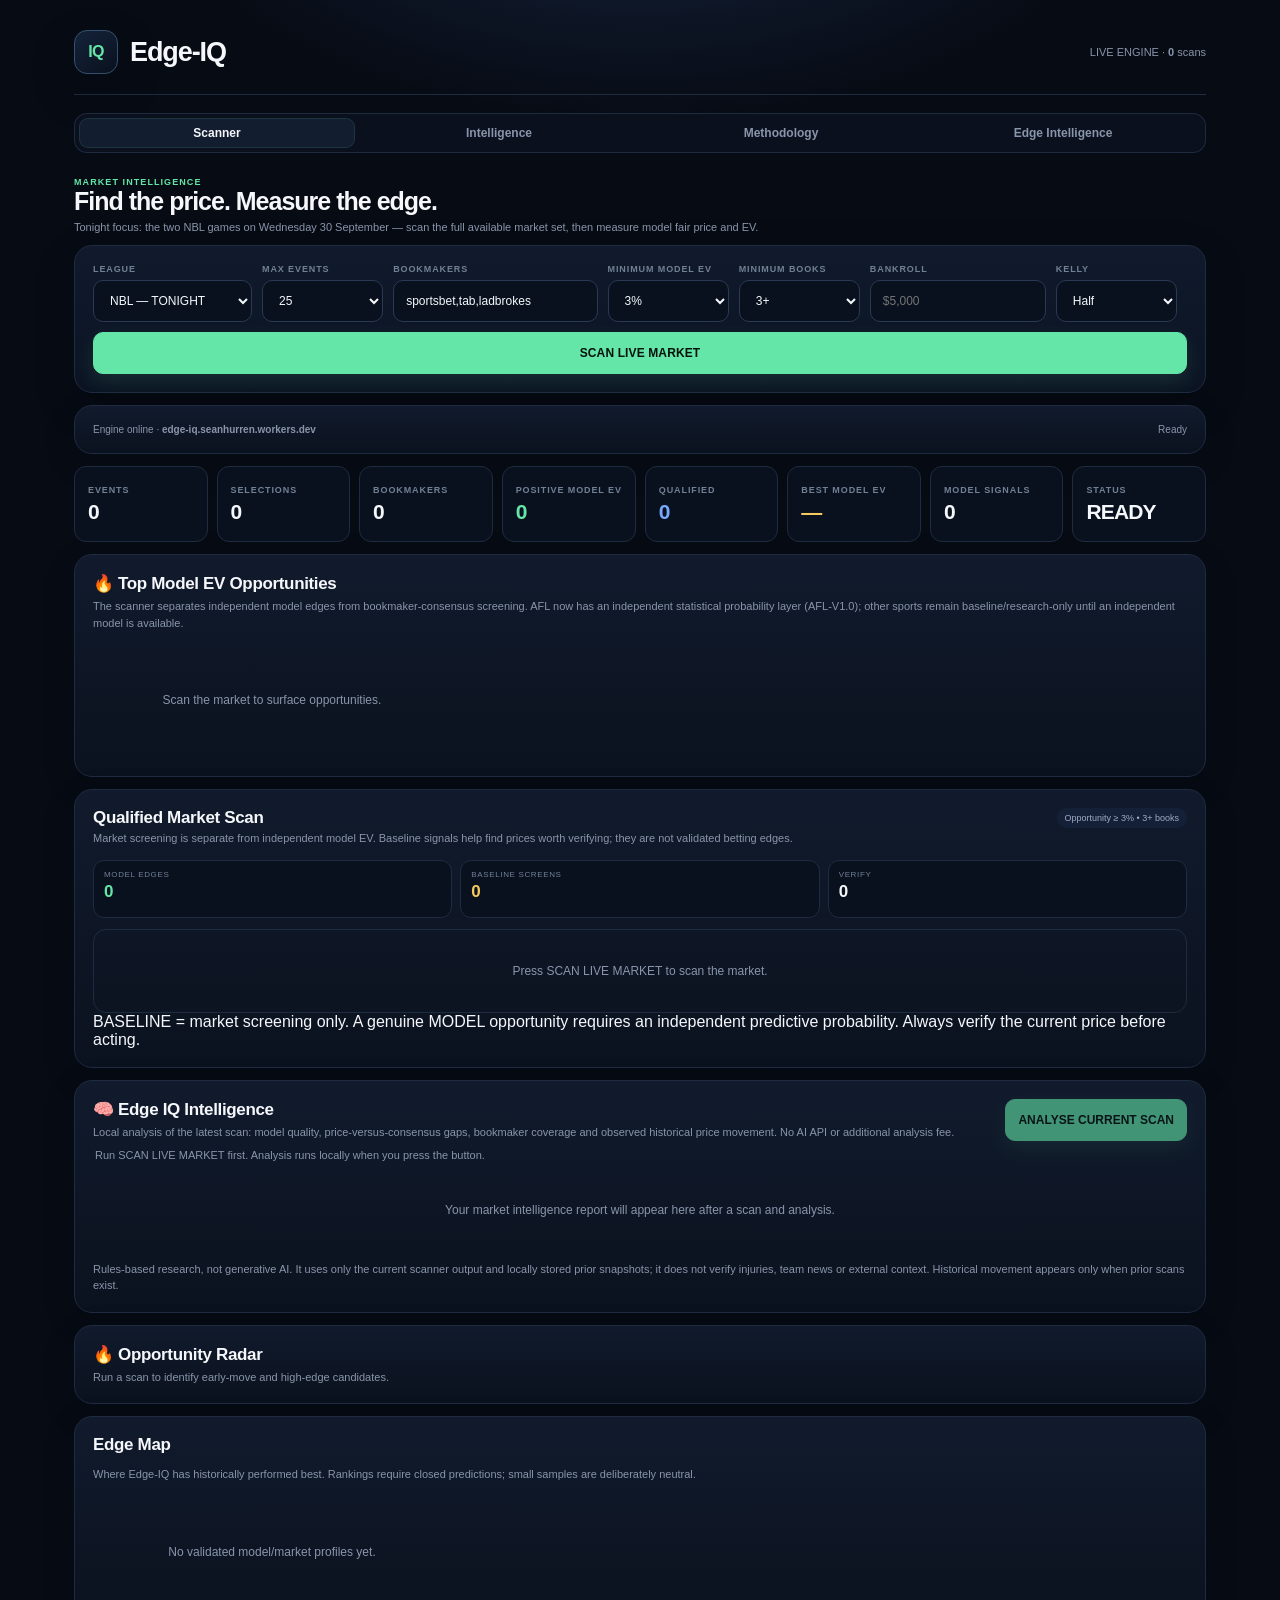
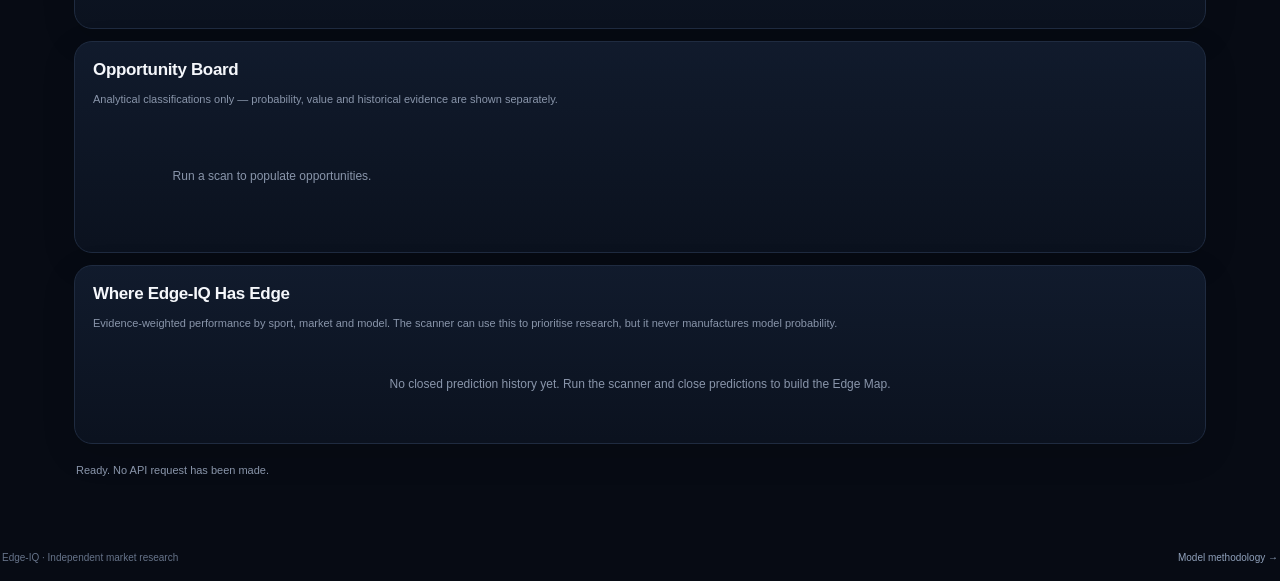
<file: index.html>
<!doctype html>
<html lang="en"><head><meta charset="utf-8"><meta name="viewport" content="width=device-width,initial-scale=1"><title>Edge-IQ — EV Opportunity Scanner</title><style>
:root{--bg:#080d18;--panel:#10182a;--line:#25334d;--text:#eef3ff;--muted:#8d9ab3;--good:#67e8a5;--bad:#ff7180;--gold:#ffd166;--blue:#72a9ff}*{box-sizing:border-box}body{font-family:-apple-system,BlinkMacSystemFont,"Segoe UI",sans-serif;background:var(--bg);color:var(--text);margin:0}.wrap{max-width:1600px;margin:auto;padding:22px}.top{display:flex;justify-content:space-between;gap:15px;align-items:flex-end}.brand h1{font-size:32px;margin:0}.brand p{color:var(--muted);margin:5px 0 0}.panel{background:var(--panel);border:1px solid var(--line);border-radius:16px;padding:16px;margin:14px 0}.controls{display:grid;grid-template-columns:1fr 1fr 1.4fr 1fr 1fr 1fr 1fr auto;gap:10px}.control{display:flex;flex-direction:column;gap:6px}label{font-size:10px;color:var(--muted);text-transform:uppercase;letter-spacing:.08em}input,select,button{padding:11px;border-radius:10px;border:1px solid var(--line);background:#0b1322;color:var(--text);font:inherit}button{background:var(--good);color:#06130c;font-weight:850;cursor:pointer}.load{min-width:170px}.metrics{display:grid;grid-template-columns:repeat(8,1fr);gap:10px}.metric{background:#0b1322;border:1px solid var(--line);border-radius:12px;padding:13px}.metric b{display:block;font-size:22px;margin-top:4px}.good{color:var(--good)}.gold{color:var(--gold)}.bad{color:var(--bad)}.blue{color:var(--blue)}.status{color:var(--muted)}.error{color:var(--bad)}.topgrid{display:grid;grid-template-columns:repeat(3,1fr);gap:10px}.opp{background:#0b1322;border:1px solid var(--line);border-radius:14px;padding:14px}.opp.rank1{border-color:var(--gold);box-shadow:0 0 0 1px rgba(255,209,102,.1)}.opp h3{margin:0 0 5px;font-size:16px}.opp .sel{font-size:18px;font-weight:800}.signal{font-size:10px;font-weight:900;letter-spacing:.06em}.numbers{display:grid;grid-template-columns:repeat(4,1fr);gap:8px;margin-top:10px}.num{border-top:1px solid var(--line);padding-top:7px}.num small{display:block;color:var(--muted);font-size:10px}.num strong{font-size:16px}.table{overflow:auto}table{width:100%;border-collapse:collapse;min-width:2050px}th,td{padding:9px;border-bottom:1px solid var(--line);text-align:left;white-space:nowrap}th{color:var(--muted);font-size:10px;text-transform:uppercase}.best{font-weight:800}.positive{color:var(--good);font-weight:850}.negative{color:var(--bad);font-weight:700}.tiny{font-size:11px;color:var(--muted)}.pill{display:inline-block;padding:4px 7px;border-radius:999px;background:#172238;font-size:10px;color:var(--muted)}.empty{text-align:center;padding:38px;color:var(--muted)}.footerline{display:flex;justify-content:space-between;gap:10px;color:var(--muted);font-size:11px}.legend{display:flex;gap:8px;flex-wrap:wrap;margin-top:8px}.legend span{padding:5px 8px;border:1px solid var(--line);border-radius:999px;font-size:10px;color:var(--muted)}.modelbox{background:#0b1322;border:1px solid var(--line);border-radius:12px;padding:10px;margin-top:10px}.modelbox b{font-size:14px}@media(max-width:1350px){.controls{grid-template-columns:1fr 1fr 1.4fr 1fr 1fr 1fr}.load{grid-column:1/-1}.metrics{grid-template-columns:repeat(4,1fr)}}@media(max-width:1000px){.controls{grid-template-columns:1fr 1fr}.load{grid-column:1/-1}.metrics{grid-template-columns:repeat(3,1fr)}.topgrid{grid-template-columns:1fr}}@media(max-width:600px){.wrap{padding:12px}.metrics{grid-template-columns:repeat(2,1fr)}.top{display:block}}
</style><style>
:root{--bg:#070b14;--surface:#0d1422;--surface2:#111b2d;--line:#1f2b40;--line2:#2a3954;--text:#f5f7fb;--muted:#8995aa;--accent:#63e6a7;--gold:#f4c95d;--blue:#79a9ff;--danger:#ff7180;--shadow:0 18px 45px rgba(0,0,0,.22)}
*{box-sizing:border-box}html{background:var(--bg)}body{margin:0;background:radial-gradient(900px 500px at 50% -180px,#16233b 0,transparent 65%),var(--bg);color:var(--text);font-family:-apple-system,BlinkMacSystemFont,"SF Pro Display","Segoe UI",sans-serif;-webkit-font-smoothing:antialiased}
.wrap{max-width:1180px;margin:auto;padding:22px 24px 50px}.top{align-items:center;padding:8px 0 20px;border-bottom:1px solid var(--line)}.brand{display:flex;align-items:center;gap:12px}.brand:before{content:"IQ";display:grid;place-items:center;width:42px;height:42px;border:1px solid #34506f;border-radius:13px;background:linear-gradient(145deg,#14233a,#0a111e);font-weight:900;letter-spacing:-.05em;color:var(--accent);box-shadow:var(--shadow)}.brand h1{font-size:27px;letter-spacing:-.04em}.brand p{display:none}.tiny{color:var(--muted);font-size:11px;line-height:1.5}.top>.tiny{font-size:11px}
.nav{display:flex;gap:6px;margin:18px 0 6px}.nav a{color:var(--muted);text-decoration:none;padding:8px 12px;border-radius:9px;font-size:12px;font-weight:700}.nav a.active,.nav a:hover{color:var(--text);background:#121d30}
.panel{background:linear-gradient(180deg,rgba(17,27,45,.98),rgba(11,18,31,.98));border:1px solid var(--line);border-radius:18px;padding:18px;margin:12px 0;box-shadow:0 10px 35px rgba(0,0,0,.12)}.controls{display:grid;grid-template-columns:1.05fr .8fr 1.35fr .8fr .8fr .9fr .8fr auto;gap:10px;align-items:end}.control{display:flex;flex-direction:column;gap:6px}label{font-size:9px;color:#728096;text-transform:uppercase;letter-spacing:.1em;font-weight:800}input,select,button{height:42px;padding:0 12px;border-radius:10px;border:1px solid var(--line2);background:#09111e;color:var(--text);font:inherit;font-size:12px;outline:none}input:focus,select:focus{border-color:#55759f}button{background:var(--accent);border-color:var(--accent);color:#06120c;font-weight:900;cursor:pointer;box-shadow:0 8px 20px rgba(99,230,167,.12)}button:disabled{opacity:.6}.load{min-width:158px}
.metrics{display:grid;grid-template-columns:repeat(8,1fr);gap:9px}.metric{background:#09111e;border:1px solid var(--line);border-radius:12px;padding:12px 13px}.metric b{display:block;font-size:21px;letter-spacing:-.04em;margin-top:5px}.good{color:var(--accent)!important}.gold{color:var(--gold)!important}.bad{color:var(--danger)!important}.blue{color:var(--blue)!important}.status{color:var(--muted);font-size:11px;padding:8px 2px}.error{color:var(--danger)}
.panel h2{font-size:17px;letter-spacing:-.02em}.topgrid{display:grid;grid-template-columns:repeat(3,1fr);gap:10px}.opp{background:#09111e;border:1px solid var(--line);border-radius:15px;padding:15px}.opp.rank1{border-color:#b8943e;box-shadow:0 0 0 1px rgba(244,201,93,.08),0 10px 25px rgba(0,0,0,.16)}.opp h3{margin:0 0 6px;font-size:13px}.opp .sel{font-size:19px;font-weight:850;letter-spacing:-.025em}.signal{font-size:9px;font-weight:900;letter-spacing:.08em}.numbers{display:grid;grid-template-columns:repeat(4,1fr);gap:7px;margin-top:12px}.num{border-top:1px solid var(--line);padding-top:8px}.num small{display:block;color:var(--muted);font-size:9px}.num strong{font-size:15px}.modelbox{background:#0b1423;border:1px solid var(--line);border-radius:11px;padding:10px;margin-top:11px;font-size:10px;line-height:1.6}.table{overflow:auto;border:1px solid var(--line);border-radius:13px}table{width:100%;border-collapse:collapse;min-width:1500px}th,td{padding:10px;border-bottom:1px solid var(--line);text-align:left;white-space:nowrap}th{color:#728096;font-size:9px;text-transform:uppercase;letter-spacing:.08em}td{font-size:11px}.best{font-weight:800}.positive{color:var(--accent);font-weight:850}.negative{color:var(--danger);font-weight:700}.pill{display:inline-block;padding:5px 8px;border-radius:999px;background:#142037;font-size:9px;color:#9eabc0}.empty{text-align:center;padding:34px;color:var(--muted);font-size:12px}.footerline{display:flex;justify-content:space-between;gap:10px;color:var(--muted);font-size:10px}.legend{display:none}
.hero{display:flex;justify-content:space-between;align-items:flex-end;gap:20px;margin:24px 0 12px}.hero h2{font-size:25px;margin:0;letter-spacing:-.04em}.hero p{margin:5px 0 0;color:var(--muted);font-size:11px}.hero .eyebrow{color:var(--accent);font-size:9px;font-weight:900;letter-spacing:.12em;text-transform:uppercase}
#radarList{display:grid;grid-template-columns:repeat(3,1fr);gap:8px}#radarList>div{background:#09111e;border:1px solid var(--line);border-radius:11px;padding:10px}
footer{display:flex;justify-content:space-between;color:#667389;font-size:10px;padding:18px 2px}
@media(max-width:1050px){.controls{grid-template-columns:repeat(4,1fr)}.load{grid-column:auto}.metrics{grid-template-columns:repeat(4,1fr)}}
@media(max-width:700px){.wrap{padding:12px 12px 35px}.top{padding-bottom:13px}.brand h1{font-size:24px}.nav{margin:12px 0}.controls{grid-template-columns:1fr 1fr}.load{grid-column:1/-1}.metrics{grid-template-columns:repeat(2,1fr)}.topgrid,#radarList{grid-template-columns:1fr}.hero{display:block}.hero .tiny{margin-top:8px}.panel{padding:13px;border-radius:15px}.panel h2{font-size:15px}}
</style><script src="models/nrl-tennis-v1.js"></script><script src="models/afl-v1.js"></script><script src="prediction-lab.js"></script><script src="research-leaderboard.js"></script><script src="opportunity-intelligence.js"></script>
<script src="adaptive-model.js"></script><script src="market-movement.js"></script><script src="opportunity-radar.js"></script><script type="module" src="backtest-engine.js"></script><script src="strategy-discovery.js"></script><script src="data-collector.js"></script><style>
.edge-matrix-summary{display:grid;grid-template-columns:repeat(4,1fr);gap:8px;margin:12px 0}.edge-matrix-summary>div{border:1px solid #263451;border-radius:12px;padding:10px;background:#0b1222}.edge-matrix-summary small{display:block;font-size:9px;letter-spacing:.08em;color:#8793ad}.edge-matrix-summary strong{display:block;font-size:20px;margin-top:4px}.edge-matrix-table{overflow:auto;border:1px solid #263451;border-radius:12px}.edge-matrix-table table{width:100%;min-width:760px;border-collapse:collapse}.edge-matrix-table th,.edge-matrix-table td{padding:9px 10px;text-align:left;border-bottom:1px solid #1d2940;font-size:11px}.edge-matrix-table th{color:#8793ad;font-weight:600}.edge-matrix-table td{color:#dce4f4}.edge-matrix-table tr:last-child td{border-bottom:0}
@media(max-width:600px){.edge-matrix-summary{grid-template-columns:repeat(2,1fr)}}
</style><style>
@media(max-width:700px){
 .hero h2{font-size:24px}.hero p{font-size:10px}.metrics{gap:7px}.metric{padding:10px 11px}.metric b{font-size:19px}
 .panel{margin:9px 0;padding:13px;border-radius:15px}#engineStatus{padding:11px 13px}
 #engineStatus .footerline{font-size:9px}#engineStatus .footerline span:last-child{display:none}
 .topgrid .opp{padding:13px}.qualified-mobile{display:block!important}.qualified-desktop{display:none!important}
 .market-row{display:grid;grid-template-columns:1fr auto;gap:8px;padding:12px 2px;border-bottom:1px solid var(--line)}
 .market-main{min-width:0}.market-event{font-size:11px;font-weight:800;white-space:nowrap;overflow:hidden;text-overflow:ellipsis}
 .market-sub{font-size:9px;color:var(--muted);margin-top:3px}.market-side{text-align:right}.market-odds{font-size:15px;font-weight:900}
 .market-tag{font-size:8px;font-weight:900;letter-spacing:.08em}.screen-note{margin-top:9px;padding:9px 10px;border-radius:10px;background:#0a1220;border:1px solid var(--line);font-size:9px;color:var(--muted);line-height:1.5}
}
.qualified-mobile{display:none}.qualified-summary{display:grid;grid-template-columns:repeat(3,1fr);gap:8px;margin:11px 0}
.qstat{background:#09111e;border:1px solid var(--line);border-radius:11px;padding:9px 10px}.qstat small{display:block;color:#728096;font-size:8px;text-transform:uppercase;letter-spacing:.08em}.qstat b{display:block;font-size:17px;margin-top:3px}
</style><style>
/* Edge-IQ polish pass — mobile-first product UI */
html,body{overflow-x:hidden}
body{background:radial-gradient(800px 420px at 50% -140px,#172640 0,transparent 62%),var(--bg)}
.nav{position:relative;padding:4px;background:rgba(13,20,34,.72);border:1px solid rgba(42,57,84,.65);border-radius:13px;backdrop-filter:blur(14px)}
.nav a{flex:1;text-align:center}
.nav a.active{box-shadow:inset 0 0 0 1px rgba(99,230,167,.12)}
.panel{transition:border-color .18s ease,transform .18s ease}
.controls{background:linear-gradient(180deg,#101a2c,#0c1423)}
.controls .load{letter-spacing:.01em}
.metric{min-height:76px;display:flex;flex-direction:column;justify-content:center}
.metric label{white-space:nowrap;overflow:hidden;text-overflow:ellipsis}
.topgrid .empty{min-height:116px;display:grid;place-items:center}
#topOpp .opp{box-shadow:inset 0 1px 0 rgba(255,255,255,.025)}
.qualified-summary{margin-top:13px}
.qstat{min-height:58px}
.screen-note{border-color:#263451}
@media(max-width:700px){
  .wrap{width:100%;max-width:560px;margin:0 auto;padding:10px 10px 28px}
  .top{padding:5px 2px 10px}
  .brand{gap:10px}
  .brand:before{width:38px;height:38px;border-radius:11px;font-size:13px}
  .brand h1{font-size:21px}
  .top>.tiny{font-size:9px}
  .nav{margin:9px 0 12px;gap:2px;padding:3px;border-radius:12px}
  .nav a{font-size:11px;padding:8px 6px}
  .hero{margin:17px 1px 10px}
  .hero h2{font-size:22px;line-height:1.05}
  .hero p{font-size:10px}
  .controls{padding:11px;margin-top:8px}
  .controls .control{gap:5px}
  input,select{height:40px;font-size:11px}
  .load{height:42px!important;font-size:11px}
  .engineStatus{margin-top:8px}
  .metrics{gap:6px}
  .metric{min-height:72px;padding:9px 10px;border-radius:11px}
  .metric b{font-size:19px}
  .panel{padding:12px;margin:8px 0;border-radius:14px}
  .panel h2{font-size:15px}
  #topOpp .empty{min-height:96px;padding:20px}
  .qualified-summary{gap:6px}
  .qstat{min-height:54px;padding:8px}
  .qstat b{font-size:16px}
  #mobileMarkets{margin-top:4px}
  .market-row{padding:11px 1px}
  .screen-note{font-size:8.5px}
  footer{padding:12px 10px 18px;font-size:9px}
}
@media(min-width:701px){
  .controls{box-shadow:0 14px 40px rgba(0,0,0,.18)}
}
</style><style>
.edge-intel-grid{display:grid;grid-template-columns:repeat(4,1fr);gap:8px;margin:12px 0}.edge-intel-stat{background:#09111e;border:1px solid var(--line);border-radius:11px;padding:10px}.edge-intel-stat small{display:block;color:var(--muted);font-size:9px;text-transform:uppercase;letter-spacing:.08em}.edge-intel-stat strong{display:block;font-size:19px;margin-top:4px}.edge-intel-list{display:grid;gap:8px;margin-top:10px}.edge-intel-item{background:#09111e;border:1px solid var(--line);border-radius:12px;padding:12px}.edge-intel-item h3{font-size:12px;margin:0 0 5px}.edge-intel-item p{font-size:10px;line-height:1.55;color:var(--muted);margin:5px 0}.edge-intel-tag{display:inline-block;border-radius:99px;background:#142037;padding:4px 7px;font-size:9px;margin-right:5px}.edge-intel-good{color:var(--accent)}.edge-intel-warn{color:var(--gold)}.edge-intel-bad{color:var(--danger)}@media(max-width:700px){.edge-intel-grid{grid-template-columns:repeat(2,1fr)}}
</style></head><body><div class="wrap">
<div class="top"><div class="brand"><h1>Edge-IQ</h1></div><div class="tiny">LIVE ENGINE · <b id="loadCount">0</b> scans</div></div>
<nav class="nav"><a class="active" href="index.html">Scanner</a><a href="intelligence.html">Intelligence</a><a href="methodology.html">Methodology</a><a href="#edgeIntelligencePanel">Edge Intelligence</a></nav>
<div class="hero"><div><div class="eyebrow">Market intelligence</div><h2>Find the price. Measure the edge.</h2><p>Tonight focus: the two NBL games on Wednesday 30 September — scan the full available market set, then measure model fair price and EV.</p></div></div>
<section class="panel controls"><div class="control"><label>League</label><select id="league"><option value="ALL">🔥 ALL MARKETS</option><option>AFL</option><option>NRL</option><option>NBA</option><option value="NBL" selected>NBL — TONIGHT</option><option>MLB</option><option value="TENNIS">Tennis</option><option>EPL">EPL</option></select></div><div class="control"><label>Max events</label><select id="maxEvents"><option>10</option><option selected>25</option><option>50</option><option>100</option></select></div><div class="control"><label>Bookmakers</label><input id="bookmakers" value="sportsbet,tab,ladbrokes" placeholder="sportsbet,tab,ladbrokes"></div><div class="control"><label>Minimum model EV</label><select id="minEv"><option value="0">0%</option><option value="0.03" selected>3%</option><option value="0.05">5%</option><option value="0.08">8%</option><option value="0.10">10%</option></select></div><div class="control"><label>Minimum books</label><select id="minBooks"><option value="1">1+</option><option value="2">2+</option><option value="3" selected>3+</option><option value="4">4+</option><option value="5">5+</option></select></div><div class="control"><label>Bankroll</label><input id="bankroll" type="number" min="0" step="50" placeholder="$5,000"></div><div class="control"><label>Kelly</label><select id="kellyFraction"><option value="0.25">Quarter</option><option value="0.5" selected>Half</option><option value="1">Full</option></select></div><button class="load" id="loadBtn" type="button" onclick="window.edgeIqLoad && window.edgeIqLoad()">SCAN LIVE MARKET</button></section>
<section class="panel" id="engineStatus"><div class="footerline"><span>Engine online · <b>edge-iq.seanhurren.workers.dev</b></span><span id="freshness">Ready</span></div><div class="legend"><span>MODEL EV = independent probability × best odds − 1</span><span>MODEL = independent or externally supplied predictive probability</span><span>BASELINE = screening only • no independent EV claim</span><span>ELITE ≥ 10% • STRONG ≥ 5% • WATCH ≥ 3%</span></div></section>
<section class="metrics"><div class="metric"><label>Events</label><b id="mEvents">0</b></div><div class="metric"><label>Selections</label><b id="mRows">0</b></div><div class="metric"><label>Bookmakers</label><b id="mBooks">0</b></div><div class="metric"><label>Positive model EV</label><b class="good" id="mPositive">0</b></div><div class="metric"><label>Qualified</label><b class="blue" id="mQualified">0</b></div><div class="metric"><label>Best model EV</label><b class="gold" id="mBest">—</b></div><div class="metric"><label>Model signals</label><b id="mModel">0</b></div><div class="metric"><label>Status</label><b id="mStatus">READY</b></div></section>
<section class="panel"><h2 style="margin:0 0 4px">🔥 Top Model EV Opportunities</h2><p class="tiny" style="margin-top:0">The scanner separates independent model edges from bookmaker-consensus screening. AFL now has an independent statistical probability layer (AFL-V1.0); other sports remain baseline/research-only until an independent model is available.</p><div class="topgrid" id="topOpp"><div class="empty">Scan the market to surface opportunities.</div></div></section>
<section class="panel"><div style="display:flex;justify-content:space-between;align-items:flex-start;gap:10px"><div><h2 style="margin:0">Qualified Market Scan</h2><span class="tiny">Market screening is separate from independent model EV. Baseline signals help find prices worth verifying; they are not validated betting edges.</span></div><span class="pill" id="filterLabel">Opportunity ≥ 3% • 3+ books</span></div><div id="qualifiedSummary" class="qualified-summary"><div class="qstat"><small>Model edges</small><b class="good" id="qModel">0</b></div><div class="qstat"><small>Baseline screens</small><b class="gold" id="qBaseline">0</b></div><div class="qstat"><small>Verify</small><b id="qVerify">0</b></div></div><div class="qualified-mobile" id="mobileMarkets"><div class="empty">Press SCAN LIVE MARKET to scan the market.</div></div><div class="qualified-desktop table" id="table"><div class="empty">Press SCAN LIVE MARKET to scan the market.</div></div><div class="screen-note">BASELINE = market screening only. A genuine MODEL opportunity requires an independent predictive probability. Always verify the current price before acting.</div></section>
<section class="panel" id="edgeIntelligencePanel"><div style="display:flex;justify-content:space-between;align-items:center;gap:12px;flex-wrap:wrap"><div><h2 style="margin:0 0 4px">🧠 Edge IQ Intelligence</h2><p class="tiny" style="margin:0">Local analysis of the latest scan: model quality, price-versus-consensus gaps, bookmaker coverage and observed historical price movement. No AI API or additional analysis fee.</p></div><button id="edgeAnalyseBtn" type="button" disabled>ANALYSE CURRENT SCAN</button></div><div id="edgeAnalysisStatus" class="status">Run SCAN LIVE MARKET first. Analysis runs locally when you press the button.</div><div id="edgeAnalysisOutput"><div class="empty">Your market intelligence report will appear here after a scan and analysis.</div></div><div class="tiny" style="margin-top:10px">Rules-based research, not generative AI. It uses only the current scanner output and locally stored prior snapshots; it does not verify injuries, team news or external context. Historical movement appears only when prior scans exist.</div></section><section class="panel"><h2 style="margin:0 0 4px">🔥 Opportunity Radar</h2><div id="radarList" class="tiny">Run a scan to identify early-move and high-edge candidates.</div></section><section class="panel"><h2 style="margin:0 0 4px">Edge Map</h2><p class="tiny">Where Edge-IQ has historically performed best. Rankings require closed predictions; small samples are deliberately neutral.</p><div id="edgeMap" class="topgrid"><div class="empty">No validated model/market profiles yet.</div></div></section><section class="panel"><h2 style="margin:0 0 4px">Opportunity Board</h2><p class="tiny">Analytical classifications only — probability, value and historical evidence are shown separately.</p><div id="decisionBoard" class="topgrid"><div class="empty">Run a scan to populate opportunities.</div></div></section><section class="panel"><h2 style="margin:0 0 4px">Where Edge-IQ Has Edge</h2><p class="tiny">Evidence-weighted performance by sport, market and model. The scanner can use this to prioritise research, but it never manufactures model probability.</p><div id="edgeMatrix"></div></section><section class="panel" style="display:none"><h2 style="margin:0 0 4px">Research Lab</h2><div class="metrics" style="margin:10px 0"><div class="metric"><label>Predictions</label><b id="labPred">0</b></div><div class="metric"><label>Closed</label><b id="labClosed">0</b></div><div class="metric"><label>Hit rate</label><b id="labHit">—</b></div><div class="metric"><label>Avg CLV</label><b id="labClv">—</b></div><div class="metric"><label>ROI</label><b id="labRoi">—</b></div><div class="metric"><label>Model status</label><b id="labStatus">RESEARCH</b></div></div><div class="tiny">Promotion logic: keep researching until calibration, CLV, ROI, drawdown and sample-size gates are satisfied. This dashboard does not imply that a positive theoretical EV is a validated edge.</div><div class="tiny" style="margin-top:8px">Movement intelligence: snapshots can be compared to identify steaming/drifting prices and whether Edge-IQ is getting ahead of the market.</div><div class="tiny" style="margin-top:8px">Backtest engine: historical snapshots can test entry thresholds, forward price movement, CLV and performance by sport/market.</div><div id="strategyLab" class="tiny" style="margin-top:8px">Strategy discovery is ready once historical snapshots are available.</div><div id="collectorStats" class="tiny" style="margin-top:8px"></div><div id="labTables" style="margin-top:12px"><div class="tiny">No closed predictions yet. Capture opportunities to populate the leaderboard.</div></div></section><section class="panel" style="display:none"><details><summary>Model architecture</summary><p class="tiny">Edge-IQ accepts an external probability on each market when supplied by a future statistical model/API. Until that feed exists, it uses a conservative BASELINE probability derived from de-vig consensus and shrunk toward 50%. This prevents the app from falsely claiming that bookmaker consensus is an independent predictive model.</p></details></section>
<div id="status" class="status">Ready. No API request has been made.</div>
</div><footer><span>Edge-IQ · Independent market research</span><span><a href="methodology.html" style="color:#8fa0ba;text-decoration:none">Model methodology →</a></span></footer><script src="market-catalog.js"></script><script src="market-scanner.js"></script><script src="model-engine.js"></script><script src="ev-engine.js"></script><script>
const WORKER='https://edge-iq.seanhurren.workers.dev',CACHE='edgeIqCacheV8';let loads=0,lastScan=null,$=id=>document.getElementById(id),esc=(window.EdgeIQScanner&&window.EdgeIQScanner.esc)?window.EdgeIQScanner.esc:(s=>String(s??'').replace(/[&<>"']/g,m=>({'&':'&amp;','<':'&lt;','>':'&gt;','"':'&quot;',"'":'&#39;'}[m])));
function money(n){return n>0?'$'+Math.round(n).toLocaleString():'—'} function pct(n){return Number.isFinite(n)?(n*100).toFixed(1)+'%':'—'}
function stakeFor(o){const bankroll=Number($('bankroll').value)||0,fraction=Number($('kellyFraction').value)||.5;if(!bankroll||!(o.modelEv>0)||o.odds<=1)return null;const full=Math.max(0,o.modelEv/(o.odds-1));return bankroll*full*fraction}
function qualified(opps){const minEv=Number($('minEv').value),minBooks=Number($('minBooks').value);return opps.filter(o=>(o.opportunityScore??-Infinity)>=minEv&&o.books>=minBooks)}
function signal(o){if(o.modelSource!=='MODEL')return o.opportunityScore>0?'SCREEN':'PASS';return o.modelEv>=.10?'ELITE':o.modelEv>=.05?'STRONG':o.modelEv>=.03?'WATCH':o.modelEv>0?'MARGINAL':'PASS'}
function sigClass(s){return s==='ELITE'||s==='STRONG'?'good':s==='WATCH'||s==='SCREEN'?'gold':'bad'}
function renderTop(opps){const top=qualified(opps).filter(o=>o.modelSource==='MODEL'&&Number.isFinite(o.modelEv)&&o.modelEv>0).sort((a,b)=>(b.adaptiveModelEv??b.modelEv??-Infinity)-(a.adaptiveModelEv??a.modelEv??-Infinity)).slice(0,3);if(!top.length){$('topOpp').innerHTML='<div class="empty">No independent model opportunities meet the selected filters.</div>';return}$('topOpp').innerHTML=top.map((o,i)=>`<div class="opp ${i===0?'rank1':''}"><h3>${i===0?'🥇':i===1?'🥈':'🥉'} ${esc(o.market)} <span class="signal ${sigClass(o.signal)}">${o.signal}</span></h3><div class="sel">${esc(o.selection)}</div><div class="tiny">${esc(o.event)} • <b>${esc(o.book)}</b> • ${o.books} books</div><div class="numbers"><div class="num"><small>Best odds</small><strong>${o.odds.toFixed(2)}</strong></div><div class="num"><small>Model prob.</small><strong>${pct(o.modelProb)}</strong></div><div class="num"><small>${o.modelSource==='MODEL'?'Model fair':'Screen fair'}</small><strong>${o.modelSource==='MODEL'?(o.modelFair!=null?o.modelFair.toFixed(2):'—'):(o.screeningProb?(1/o.screeningProb).toFixed(2):'—')}</strong></div><div class="num"><small>Adaptive EV</small><strong class="${o.modelSource==='MODEL'&&(o.adaptiveModelEv??o.modelEv)>0?'good':'gold'}">${o.modelSource==='MODEL'?pct(o.adaptiveModelEv??o.modelEv):'—'}</strong></div></div><div class="modelbox"><span class="tiny">Source</span> <b>${o.modelSource}</b> • <span class="tiny">Consensus</span> ${pct(o.consensusProb)} • <span class="tiny">Model vs consensus</span> ${o.modelDelta!=null?pct(o.modelDelta):'—'} • <span class="tiny">Opportunity</span> ${pct(o.opportunityScore)}<br><span class="tiny">Win ${o.winScore!=null?o.winScore+'%':'—'} • Value ${o.valueScore!=null?o.valueScore.toFixed(0):'—'} • Adaptive ${o.adaptiveStatus||'NEUTRAL'} • Confidence ${o.confidence}% • indicative ${money(stakeFor(o))} ${$('kellyFraction').value==='0.5'?'half':''} Kelly</span></div></div>`).join('')}
function renderTable(opps){const threshold=Number($('minEv').value),minBooks=Number($('minBooks').value),filtered=qualified(opps);$('filterLabel').textContent=`Opportunity ≥ ${(threshold*100).toFixed(0)}% • ${minBooks}+ books • ${filtered.length} shown`;const models=filtered.filter(o=>o.modelSource==='MODEL'),base=filtered.filter(o=>o.modelSource==='BASELINE'),verify=filtered.filter(o=>o.signal==='VERIFY');$('qModel').textContent=models.length;$('qBaseline').textContent=base.length;$('qVerify').textContent=verify.length;if(!filtered.length){$('table').innerHTML='<div class="empty">No markets meet the current filters.</div>';$('mobileMarkets').innerHTML='<div class="empty">No markets meet the current filters.</div>';return}const rows=filtered.map((o,i)=>`<tr><td>${i+1}</td><td class="${sigClass(o.signal)}"><b>${o.signal}</b></td><td>${o.modelSource}</td><td>${esc(o.event)}</td><td>${esc(o.market)}</td><td>${esc(o.selection)}</td><td class="best">${esc(o.book)}</td><td class="best">${o.odds.toFixed(2)}</td><td>${pct(o.consensusProb)}</td><td>${o.modelSource==='MODEL'?pct(o.modelProb):'—'}</td><td>${o.modelSource==='MODEL'?(o.modelFair!=null?o.modelFair.toFixed(2):'—'):'—'}</td><td class="${o.modelSource==='MODEL'&&o.modelEv>0?'positive':''}">${o.modelSource==='MODEL'?pct(o.modelEv):'—'}</td><td class="gold">${o.modelSource==='BASELINE'?pct(o.screeningEv??o.opportunityScore):'—'}</td><td>${o.books}</td><td>${o.confidence}%</td></tr>`).join('');$('table').innerHTML='<table><thead><tr><th>Rank</th><th>Signal</th><th>Source</th><th>Event</th><th>Market</th><th>Selection</th><th>Best Book</th><th>Odds</th><th>Consensus</th><th>Model Prob</th><th>Fair Odds</th><th>Model EV</th><th>Screening Opp.</th><th>Books</th><th>Confidence</th></tr></thead><tbody>'+rows+'</tbody></table>';$('mobileMarkets').innerHTML=filtered.slice(0,12).map((o,i)=>`<div class="market-row"><div class="market-main"><div class="market-event">${i+1}. ${esc(o.event)}</div><div class="market-sub"><span class="${sigClass(o.signal)}">${o.signal}</span> · ${o.modelSource} · ${esc(o.market)} · ${esc(o.selection)}</div><div class="market-sub">${esc(o.book)} · ${o.books} books · confidence ${o.confidence}%</div></div><div class="market-side"><div class="market-odds">${o.odds.toFixed(2)}</div><div class="market-tag ${o.modelSource==='MODEL'?'good':'gold'}">${o.modelSource==='MODEL'?pct(o.modelEv)+' EV':'SCREEN'}</div></div></div>`).join('')+`<div class="tiny" style="padding:9px 2px">${filtered.length>12?'Showing 12 of '+filtered.length+'. Use the full table on a larger screen.':''}</div>`}
function renderLab(){const s=window.EdgeIQPredictionLab.summary();const ds=window.EdgeIQDataCollector.stats();$('collectorStats').textContent='Historical collector: '+ds.snapshots+' snapshots · '+ds.events+' events · '+ds.sports+' sports';$('labPred').textContent=s.predictions;$('labClosed').textContent=s.closed;$('labHit').textContent=pct(s.hitRate);$('labClv').textContent=pct(s.avgCLV);$('labRoi').textContent=pct(s.roi);const ready=s.closed>=100&&s.avgCLV>0&&s.roi>0;$('labStatus').textContent=ready?'VALIDATION REVIEW':'RESEARCH';$('labStatus').className=ready?'good':'gold';const rows=window.EdgeIQResearchLeaderboard.leaderboard();$('labTables').innerHTML=rows.length?'<table class="compact"><thead><tr><th>Sport</th><th>Closed</th><th>Hit</th><th>CLV</th><th>ROI</th><th>Status</th></tr></thead><tbody>'+rows.map(r=>{const g=window.EdgeIQResearchLeaderboard.gate(r);return '<tr><td>'+r.sport+'</td><td>'+r.closed+'</td><td>'+pct(r.hit)+'</td><td>'+pct(r.clv)+'</td><td>'+pct(r.roi)+'</td><td>'+(g.eligible?'VALIDATION REVIEW':'RESEARCH')+'</td></tr>'}).join('')+'</tbody></table>':'<div class="tiny">No closed predictions yet. Capture opportunities to populate the leaderboard.</div>'}
async function persistResearch(opps){try{const snapshots=(opps||[]).map(o=>({id:[o.eventId,o.market,o.selection,o.book,o.odds].map(v=>String(v??'')).join('|')+'|'+Date.now()+'|'+Math.random().toString(36).slice(2),eventId:o.eventId,sport:o.sport||o.league,market:o.market,selection:o.selection,ts:Date.now(),odds:o.odds,modelProb:o.modelProb,modelFair:o.modelFair??o.fair,modelEv:o.modelEv,screeningEv:o.screeningEv,opportunityScore:o.opportunityScore,books:o.books,runId:crypto.randomUUID()}));if(!snapshots.length)return;await fetch(WORKER+'/research/snapshots',{method:'POST',headers:{'Content-Type':'application/json'},body:JSON.stringify({snapshots})})}catch(_){/* research persistence must never break live scanning */}}
function render(data){const s=window.EdgeIQScanner.scan(data);lastScan={...s,opportunities:window.EdgeIQModel.apply(s.opportunities)};lastScan.opportunities=window.EdgeIQOpportunityIntelligence.rerank(lastScan.opportunities);window.__edgeIqLastScan=lastScan;window.EdgeIQDataCollector.collect(lastScan.opportunities);persistResearch(lastScan.opportunities);lastScan.opportunities.forEach(o=>o.signal=signal(o));const radar=window.EdgeIQOpportunityRadar.rank(lastScan.opportunities);$('radarList').innerHTML=radar.length?radar.slice(0,8).map(o=>'<div style="margin:6px 0"><b>'+o.radar.tag+'</b> · '+(o.sport||o.league||'')+' · '+(o.selection||o.name||'')+' · '+pct(o.modelEv??o.screeningEv)+'<br><span class="tiny">'+o.radar.reason+'</span></div>').join(''):'No radar signals on this scan.';renderLab();const qs=qualified(lastScan.opportunities),events=new Set(s.rows.map(r=>r.eventId||r.event)).size,books=new Set(s.rows.map(r=>r.book)).size,modelCount=lastScan.opportunities.filter(o=>o.modelSource==='MODEL').length;$('mEvents').textContent=events;$('mRows').textContent=s.rows.length;$('mBooks').textContent=books;$('mPositive').textContent=lastScan.opportunities.filter(o=>o.modelSource==='MODEL'&&o.modelEv>0).length;$('mQualified').textContent=qs.filter(o=>o.modelSource==='MODEL').length;const modelOpps=qs.filter(o=>o.modelSource==='MODEL'&&Number.isFinite(o.modelEv));$('mBest').textContent=modelOpps.length?pct(Math.max(...modelOpps.map(o=>o.modelEv))):'—';$('mModel').textContent=modelCount;$('mStatus').textContent='SCANNED';$('mStatus').className=qs.length?'good':'';renderTop(lastScan.opportunities);renderTable(lastScan.opportunities);window.dispatchEvent(new CustomEvent('edgeiq:scan-complete'))}
async function load(){const b=$('loadBtn');b.disabled=true;b.textContent='SCANNING…';$('status').textContent=$('league').value==='ALL'?'Scanning the full sports universe…':'Scanning live market…';try{const u=new URL(WORKER);u.searchParams.set('league',$('league').value);u.searchParams.set('limit',$('maxEvents').value);if($('bookmakers').value.trim())u.searchParams.set('bookmakers',$('bookmakers').value.trim());const r=await fetch(u,{cache:'no-store'}),d=await r.json();if(!r.ok)throw Error(d.error||d.detail||`Worker/API error ${r.status}`);loads++;$('loadCount').textContent=loads;localStorage.setItem(CACHE,JSON.stringify({loadedAt:Date.now(),data:d}));render(d);$('freshness').textContent=`Snapshot: ${new Date().toLocaleString()}`;$('status').innerHTML=`<span class="good">Market scan complete.</span> Opportunities ranked across the selected universe.`;}catch(e){$('status').innerHTML=`<span class="error">API error:</span> ${esc(e.message)}`}finally{b.disabled=false;b.textContent='SCAN LIVE MARKET'}}
// Scan button uses the single NBL-aware window.edgeIqLoad handler declared below.['minEv','minBooks','bankroll','kellyFraction'].forEach(id=>$(id).addEventListener('input',()=>{if(lastScan){renderTop(lastScan.opportunities);renderTable(lastScan.opportunities)}}));
</script><script>
function renderEdgeMap(){
 const root=$('edgeMap'); if(!root||!window.EdgeIQAdaptiveModel)return;
 const profiles=window.EdgeIQAdaptiveModel.profile().slice(0,6);
 if(!profiles.length){root.innerHTML='<div class="empty">No validated model/market profiles yet.</div>';return}
 root.innerHTML=profiles.map(p=>{
  const s=p.samples>=100&&p.avgCLV>.01&&p.roi>.02?'🔥 BOOST':p.samples>=50&&p.avgCLV<-.01&&p.roi<-.02?'🔴 DOWNGRADE':p.avgCLV>0?'🟢 POSITIVE CLV':'🟡 NEUTRAL';
  const cls=s.includes('BOOST')?'good':s.includes('DOWNGRADE')?'bad':'gold';
  const parts=p.key.split('::');
  return '<div class="opp"><h3>'+esc(parts[0])+' • '+esc(parts[1])+'</h3><div class="sel">'+esc(parts[2])+'</div><div class="numbers"><div class="num"><small>Samples</small><strong>'+p.samples+'</strong></div><div class="num"><small>Hit rate</small><strong>'+pct(p.hitRate)+'</strong></div><div class="num"><small>Avg CLV</small><strong class="'+(p.avgCLV>=0?'good':'bad')+'">'+pct(p.avgCLV)+'</strong></div><div class="num"><small>ROI</small><strong class="'+(p.roi>=0?'good':'bad')+'">'+pct(p.roi)+'</strong></div></div><div class="legend"><span class="'+cls+'">'+s+'</span><span>Reliability '+Math.round(p.reliability*100)+'%</span></div></div>'
 }).join('');
}
const _oldRenderLab=typeof renderLab==='function'?renderLab:null;
if(_oldRenderLab){ const original=_oldRenderLab; renderLab=function(){original();renderEdgeMap()} }
document.addEventListener('DOMContentLoaded',renderEdgeMap);
</script><script src="edge-map.js"></script><script>
function renderDecisionBoard(){
 const root=document.getElementById('decisionBoard');
 if(!root)return;
 const data=window.__edgeIqLastScan;
 const rows=data&&data.opportunities?data.opportunities.filter(x=>x.modelProb!=null):[];
 if(!rows.length){root.innerHTML='<div class="empty">Run a scan to populate opportunities.</div>';return;}
 const by=(fn)=>rows.slice().sort((a,b)=>fn(b)-fn(a))[0];
 const great=by(x=>(x.adaptiveModelEv??x.modelEv??-999)*100+(x.confidence??0)*.05);
 const value=by(x=>(x.modelEv??-999));
 const prob=by(x=>(x.modelProb??-999));
 const risk=by(x=>(x.modelProb??0)*.6+(x.modelEv??0)*.4);
 const card=(title,icon,x)=>x?'<div class="opp"><h3>'+icon+' '+title+'</h3><div class="sel">'+esc(x.selection||x.outcome||'Opportunity')+'</div><div class="tiny">'+esc(x.sport||x.league||'')+' • '+esc(x.market||'')+'</div><div class="numbers"><div class="num"><small>Win</small><strong>'+pct(x.modelProb)+'</strong></div><div class="num"><small>EV</small><strong class="'+((x.modelEv??0)>=0?'good':'bad')+'">'+pct(x.modelEv)+'</strong></div><div class="num"><small>Confidence</small><strong>'+((x.confidence??0))+'%</strong></div></div></div>':'';
 root.innerHTML=card('Great Opportunity','🟢',great)+card('Value Play','💰',value)+card('High Probability','🎯',prob)+card('Risk-Adjusted','⚖️',risk);
}
document.addEventListener('DOMContentLoaded',renderDecisionBoard);
window.addEventListener('edgeiq:scan-complete',renderDecisionBoard);
</script><script>
window.edgeIqLoad=async function(){
 const b=document.getElementById('loadBtn'), status=document.getElementById('status');
 if(!b)return;
 b.disabled=true;b.textContent='SCANNING…';
 if(status)status.textContent='Connecting to Cloudflare Worker…';
 const WORKER_URL='https://edge-iq.seanhurren.workers.dev';
 try{
  const u=new URL(WORKER_URL);
  const league=document.getElementById('league');const max=document.getElementById('maxEvents');const books=document.getElementById('bookmakers');
  u.searchParams.set('league',league?.value||'ALL');u.searchParams.set('limit',max?.value||25);if((league?.value||'').toUpperCase()==='NBL')u.searchParams.set('focus','tonight');
  if(books?.value?.trim())u.searchParams.set('bookmakers',books.value.trim());
  const ctrl=new AbortController();const timer=setTimeout(()=>ctrl.abort(),20000);
  const r=await fetch(u.toString(),{cache:'no-store',signal:ctrl.signal,mode:'cors'});clearTimeout(timer);
  const d=await r.json();
  if(!r.ok)throw new Error(d.error||d.detail||('Worker/API error '+r.status));
  if(typeof render==='function')render(d);else if(window.EdgeIQScanner&&typeof window.EdgeIQScanner.scan==='function'){window.__edgeIqLastScan=window.EdgeIQScanner.scan(d);window.dispatchEvent(new CustomEvent('edgeiq:scan-complete'))}
  const count=document.getElementById('loadCount');if(count)count.textContent=String((Number(count.textContent)||0)+1);
  const fresh=document.getElementById('freshness');if(fresh)fresh.textContent='Snapshot: '+new Date().toLocaleString();
  if(status){const ev=(d.model_meta&&d.model_meta.source)||'BASELINE_ONLY';const n=(d.events||[]).length;status.innerHTML='<span class="good">NBL tonight scan complete.</span> '+n+' games returned · model '+esc(ev)+'.';}
 }catch(e){
  if(status)status.innerHTML='<span class="error">API error:</span> '+String(e.name==='AbortError'?'Worker request timed out after 20 seconds':e.message||e);
 }finally{b.disabled=false;b.textContent='SCAN LIVE MARKET'}
};
</script><script src="edge-iq-intelligence.js"></script></body></html>
</file>
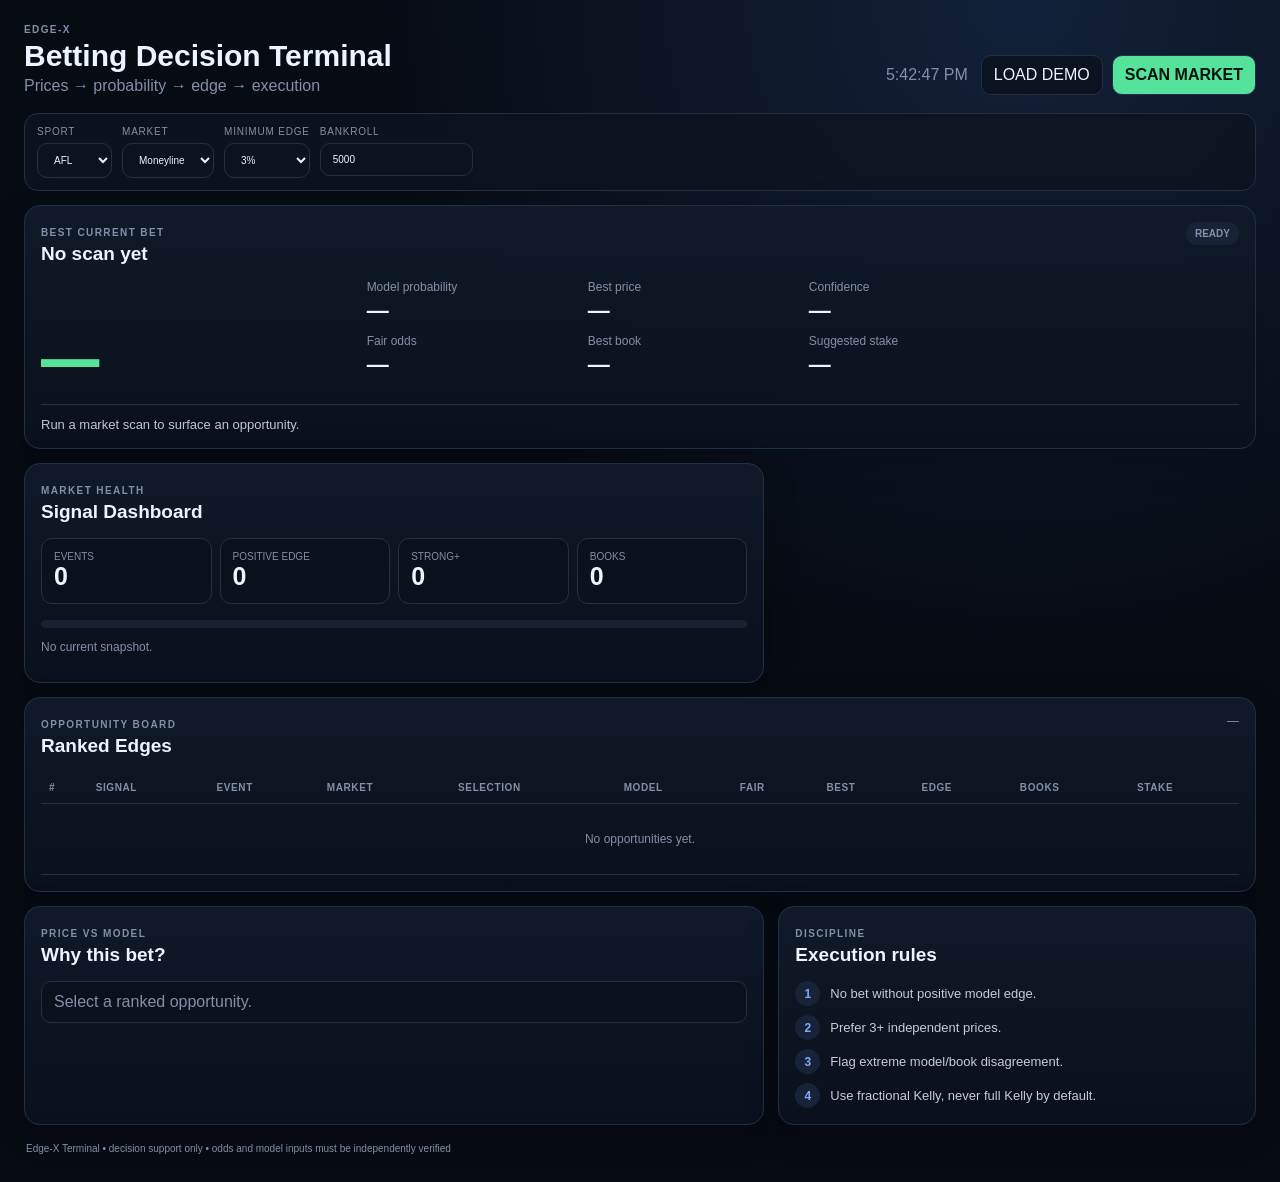
<file: next-gen/index.html>
<!doctype html>
<html lang="en"><head><meta charset="utf-8"><meta name="viewport" content="width=device-width,initial-scale=1"><title>Edge-X Terminal</title><link rel="stylesheet" href="styles.css"></head><body><div class="shell"><header class="topbar"><div><div class="eyebrow">EDGE-X</div><h1>Betting Decision Terminal</h1><p>Prices → probability → edge → execution</p></div><div class="top-actions"><span id="clock">--:--:--</span><button id="demoBtn">LOAD DEMO</button><button id="scanBtn">SCAN MARKET</button></div></header><section class="toolbar"><label>Sport<select id="sport"><option>AFL</option><option>NBA</option><option>MLB</option><option>NBL</option><option>Tennis</option></select></label><label>Market<select id="market"><option>Moneyline</option><option>Spread</option><option>Total</option></select></label><label>Minimum Edge<select id="minEdge"><option value="0.03">3%</option><option value="0.05">5%</option><option value="0.08">8%</option><option value="0.10">10%</option></select></label><label>Bankroll<input id="bankroll" type="number" value="5000"></label></section><main class="grid"><section class="card hero"><div class="card-head"><div><span class="eyebrow">BEST CURRENT BET</span><h2 id="bestTitle">No scan yet</h2></div><span id="bestSignal" class="badge">READY</span></div><div class="hero-grid"><div class="hero-number" id="bestEdge">—</div><div><div class="muted">Model probability</div><strong id="bestProb">—</strong><div class="muted">Fair odds</div><strong id="bestFair">—</strong></div><div><div class="muted">Best price</div><strong id="bestOdds">—</strong><div class="muted">Best book</div><strong id="bestBook">—</strong></div><div><div class="muted">Confidence</div><strong id="bestConf">—</strong><div class="muted">Suggested stake</div><strong id="bestStake">—</strong></div></div><div id="bestReason" class="reason">Run a market scan to surface an opportunity.</div></section><section class="card"><div class="card-head"><div><span class="eyebrow">MARKET HEALTH</span><h2>Signal Dashboard</h2></div></div><div class="health"><div><span>Events</span><b id="events">0</b></div><div><span>Positive Edge</span><b id="positive">0</b></div><div><span>Strong+</span><b id="strong">0</b></div><div><span>Books</span><b id="books">0</b></div></div><div class="bar"><span id="qualityBar"></span></div><p id="qualityText" class="muted">No current snapshot.</p></section><section class="card wide"><div class="card-head"><div><span class="eyebrow">OPPORTUNITY BOARD</span><h2>Ranked Edges</h2></div><span id="snapshot" class="muted">—</span></div><div class="table-wrap"><table><thead><tr><th>#</th><th>Signal</th><th>Event</th><th>Market</th><th>Selection</th><th>Model</th><th>Fair</th><th>Best</th><th>Edge</th><th>Books</th><th>Stake</th></tr></thead><tbody id="rows"><tr><td colspan="11" class="empty">No opportunities yet.</td></tr></tbody></table></div></section><section class="card"><div class="card-head"><div><span class="eyebrow">PRICE VS MODEL</span><h2>Why this bet?</h2></div></div><div id="explain" class="explain"><div class="empty">Select a ranked opportunity.</div></div></section><section class="card"><div class="card-head"><div><span class="eyebrow">DISCIPLINE</span><h2>Execution rules</h2></div></div><div class="rules"><div><b>1</b><span>No bet without positive model edge.</span></div><div><b>2</b><span>Prefer 3+ independent prices.</span></div><div><b>3</b><span>Flag extreme model/book disagreement.</span></div><div><b>4</b><span>Use fractional Kelly, never full Kelly by default.</span></div></div></section></main><footer>Edge-X Terminal • decision support only • odds and model inputs must be independently verified</footer></div><script src="app.js"></script></body></html>
</file>
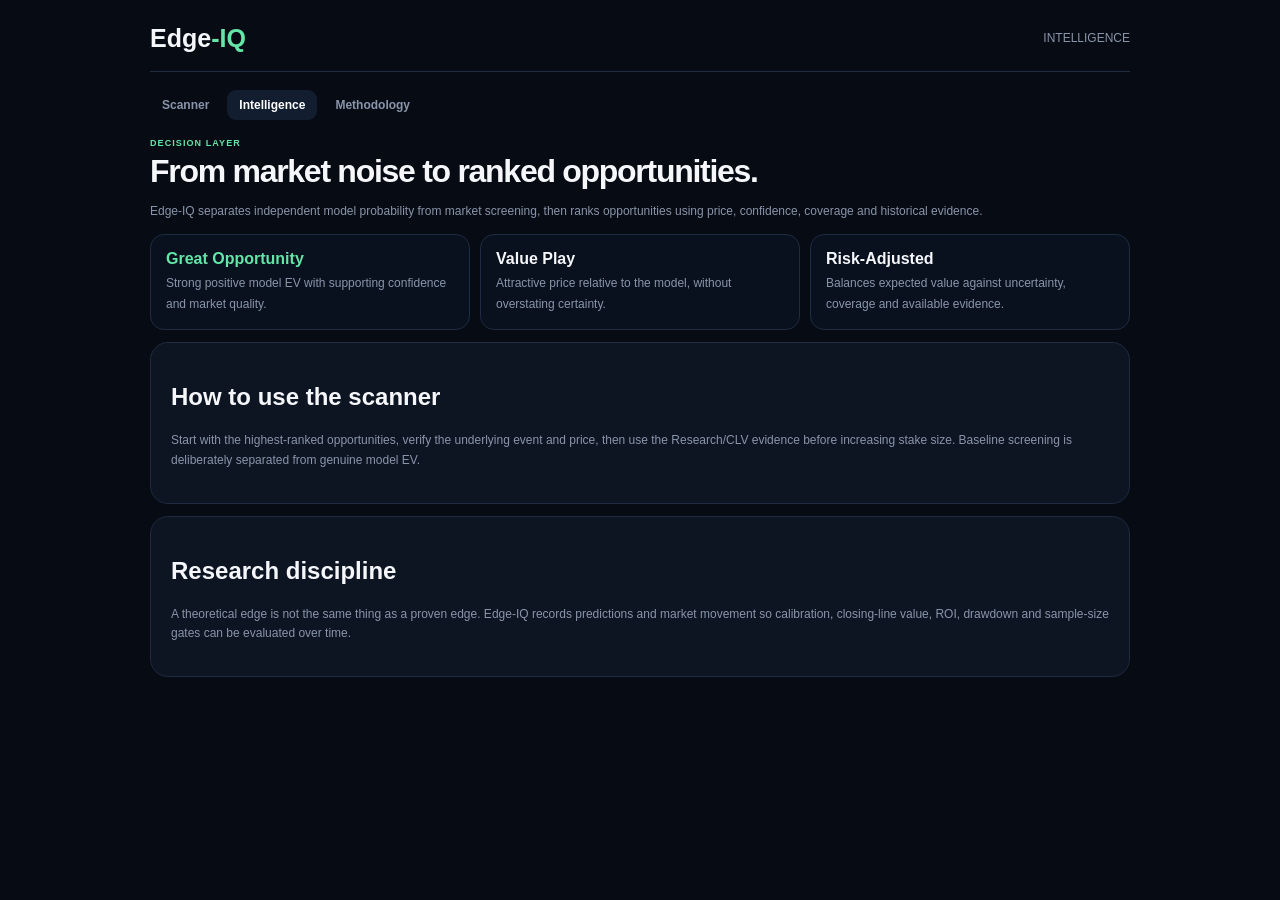
<file: intelligence.html>
<!doctype html><html lang="en"><head><meta charset="utf-8"><meta name="viewport" content="width=device-width,initial-scale=1"><title>Edge-IQ — Intelligence</title><style>
body{margin:0;background:#070b14;color:#f5f7fb;font-family:-apple-system,BlinkMacSystemFont,"Segoe UI",sans-serif}.wrap{max-width:980px;margin:auto;padding:24px}.top{display:flex;justify-content:space-between;align-items:center;padding-bottom:18px;border-bottom:1px solid #1f2b40}.brand{font-size:25px;font-weight:900}.brand span{color:#63e6a7}.nav{display:flex;gap:6px;margin:18px 0}.nav a{color:#8995aa;text-decoration:none;padding:8px 12px;border-radius:9px;font-size:12px;font-weight:700}.nav a.active,.nav a:hover{background:#121d30;color:#fff}.card{background:#0d1422;border:1px solid #1f2b40;border-radius:18px;padding:20px;margin:12px 0}.eyebrow{color:#63e6a7;font-size:9px;font-weight:900;letter-spacing:.12em;text-transform:uppercase}.hero h1{font-size:32px;letter-spacing:-.04em;margin:5px 0}.muted{color:#8995aa;font-size:12px;line-height:1.65}.grid{display:grid;grid-template-columns:repeat(3,1fr);gap:10px}.item{background:#09111e;border:1px solid #1f2b40;border-radius:14px;padding:15px}.item b{display:block;font-size:16px;margin-bottom:5px}.green{color:#63e6a7}@media(max-width:700px){.wrap{padding:14px}.grid{grid-template-columns:1fr}.hero h1{font-size:27px}}</style></head><body><div class="wrap"><header class="top"><div class="brand">Edge<span>-IQ</span></div><div class="muted">INTELLIGENCE</div></header><nav class="nav"><a href="index.html">Scanner</a><a class="active" href="intelligence.html">Intelligence</a><a href="methodology.html">Methodology</a></nav><section class="hero"><div class="eyebrow">Decision layer</div><h1>From market noise to ranked opportunities.</h1><p class="muted">Edge-IQ separates independent model probability from market screening, then ranks opportunities using price, confidence, coverage and historical evidence.</p></section><section class="grid"><div class="item"><b class="green">Great Opportunity</b><span class="muted">Strong positive model EV with supporting confidence and market quality.</span></div><div class="item"><b>Value Play</b><span class="muted">Attractive price relative to the model, without overstating certainty.</span></div><div class="item"><b>Risk-Adjusted</b><span class="muted">Balances expected value against uncertainty, coverage and available evidence.</span></div></section><section class="card"><h2>How to use the scanner</h2><p class="muted">Start with the highest-ranked opportunities, verify the underlying event and price, then use the Research/CLV evidence before increasing stake size. Baseline screening is deliberately separated from genuine model EV.</p></section><section class="card"><h2>Research discipline</h2><p class="muted">A theoretical edge is not the same thing as a proven edge. Edge-IQ records predictions and market movement so calibration, closing-line value, ROI, drawdown and sample-size gates can be evaluated over time.</p></section></div></body></html>
</file>
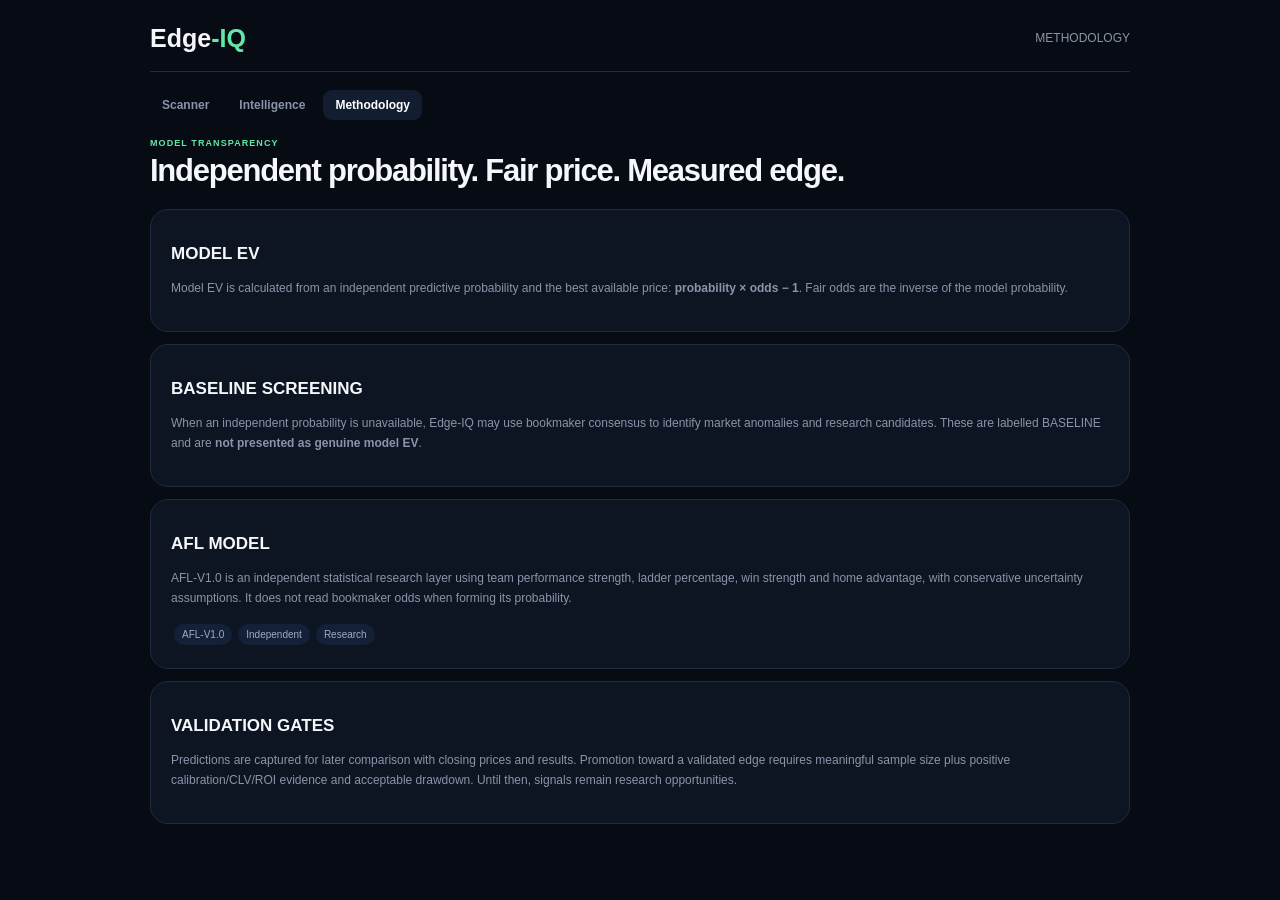
<file: methodology.html>
<!doctype html><html lang="en"><head><meta charset="utf-8"><meta name="viewport" content="width=device-width,initial-scale=1"><title>Edge-IQ — Methodology</title><style>
body{margin:0;background:#070b14;color:#f5f7fb;font-family:-apple-system,BlinkMacSystemFont,"Segoe UI",sans-serif}.wrap{max-width:980px;margin:auto;padding:24px}.top{display:flex;justify-content:space-between;align-items:center;padding-bottom:18px;border-bottom:1px solid #1f2b40}.brand{font-size:25px;font-weight:900}.brand span{color:#63e6a7}.nav{display:flex;gap:6px;margin:18px 0}.nav a{color:#8995aa;text-decoration:none;padding:8px 12px;border-radius:9px;font-size:12px;font-weight:700}.nav a.active,.nav a:hover{background:#121d30;color:#fff}.card{background:#0d1422;border:1px solid #1f2b40;border-radius:18px;padding:20px;margin:12px 0}.eyebrow{color:#63e6a7;font-size:9px;font-weight:900;letter-spacing:.12em;text-transform:uppercase}h1{font-size:31px;letter-spacing:-.04em;margin:5px 0 20px}h2{font-size:17px}.muted{color:#8995aa;font-size:12px;line-height:1.7}.tag{display:inline-block;padding:5px 8px;border-radius:999px;background:#142037;color:#9eabc0;font-size:10px;margin:3px}@media(max-width:700px){.wrap{padding:14px}h1{font-size:27px}}</style></head><body><div class="wrap"><header class="top"><div class="brand">Edge<span>-IQ</span></div><div class="muted">METHODOLOGY</div></header><nav class="nav"><a href="index.html">Scanner</a><a href="intelligence.html">Intelligence</a><a class="active" href="methodology.html">Methodology</a></nav><div class="eyebrow">Model transparency</div><h1>Independent probability. Fair price. Measured edge.</h1><section class="card"><h2>MODEL EV</h2><p class="muted">Model EV is calculated from an independent predictive probability and the best available price: <b>probability × odds − 1</b>. Fair odds are the inverse of the model probability.</p></section><section class="card"><h2>BASELINE SCREENING</h2><p class="muted">When an independent probability is unavailable, Edge-IQ may use bookmaker consensus to identify market anomalies and research candidates. These are labelled BASELINE and are <b>not presented as genuine model EV</b>.</p></section><section class="card"><h2>AFL MODEL</h2><p class="muted">AFL-V1.0 is an independent statistical research layer using team performance strength, ladder percentage, win strength and home advantage, with conservative uncertainty assumptions. It does not read bookmaker odds when forming its probability.</p><div><span class="tag">AFL-V1.0</span><span class="tag">Independent</span><span class="tag">Research</span></div></section><section class="card"><h2>VALIDATION GATES</h2><p class="muted">Predictions are captured for later comparison with closing prices and results. Promotion toward a validated edge requires meaningful sample size plus positive calibration/CLV/ROI evidence and acceptable drawdown. Until then, signals remain research opportunities.</p></section></div></body></html>
</file>
<file: next-gen/styles.css>
:root{--bg:#070b12;--panel:#0d1420;--panel2:#101a29;--line:#223047;--text:#edf3ff;--muted:#8190a8;--good:#55e39c;--warn:#f5c86b;--bad:#ff7180;--accent:#7fa7ff}*{box-sizing:border-box}body{margin:0;background:radial-gradient(circle at 80% 0,#12213a 0,#070b12 42%);color:var(--text);font-family:Inter,-apple-system,BlinkMacSystemFont,"Segoe UI",sans-serif}.shell{max-width:1450px;margin:auto;padding:24px}.topbar{display:flex;justify-content:space-between;align-items:flex-end;gap:20px;margin-bottom:18px}.eyebrow{font-size:10px;letter-spacing:.14em;color:var(--muted);font-weight:800}.topbar h1{margin:4px 0;font-size:30px}.topbar p{margin:0;color:var(--muted)}.top-actions{display:flex;align-items:center;gap:9px}.top-actions span{font-variant-numeric:tabular-nums;color:var(--muted);margin-right:4px}.top-actions button,.toolbar select,.toolbar input{background:#0b1320;color:var(--text);border:1px solid var(--line);border-radius:10px;padding:10px 12px;font:inherit}.top-actions button:last-child{background:var(--good);color:#06130d;font-weight:900}.toolbar{display:flex;gap:10px;flex-wrap:wrap;background:rgba(13,20,32,.82);border:1px solid var(--line);border-radius:14px;padding:12px;margin-bottom:14px}.toolbar label{display:flex;flex-direction:column;gap:6px;font-size:10px;color:var(--muted);text-transform:uppercase;letter-spacing:.08em}.grid{display:grid;grid-template-columns:1.55fr 1fr;gap:14px}.card{background:linear-gradient(180deg,rgba(16,26,41,.97),rgba(10,16,27,.97));border:1px solid var(--line);border-radius:16px;padding:16px;box-shadow:0 10px 35px rgba(0,0,0,.18)}.hero{grid-column:1/-1}.wide{grid-column:1/-1}.card-head{display:flex;justify-content:space-between;align-items:flex-start;gap:10px;margin-bottom:15px}.card h2{margin:3px 0 0;font-size:19px}.badge{padding:6px 9px;border-radius:999px;background:#172236;color:var(--muted);font-size:10px;font-weight:900}.hero-grid{display:grid;grid-template-columns:1.5fr repeat(4,1fr);gap:12px;align-items:end}.hero-number{font-size:56px;font-weight:950;line-height:1;color:var(--good);font-variant-numeric:tabular-nums}.hero-grid strong{display:block;font-size:22px;margin:4px 0 10px}.muted{color:var(--muted);font-size:12px}.reason{margin-top:16px;border-top:1px solid var(--line);padding-top:12px;color:#bbc6d8;font-size:13px}.health{display:grid;grid-template-columns:repeat(4,1fr);gap:8px}.health div{background:#09111d;border:1px solid var(--line);border-radius:11px;padding:12px}.health span{display:block;color:var(--muted);font-size:10px;text-transform:uppercase}.health b{font-size:25px}.bar{height:8px;background:#172133;border-radius:999px;overflow:hidden;margin:16px 0 9px}.bar span{display:block;height:100%;width:0;background:var(--good)}.table-wrap{overflow:auto}table{width:100%;border-collapse:collapse;min-width:1100px}th,td{padding:10px 8px;border-bottom:1px solid var(--line);text-align:left;white-space:nowrap}th{font-size:10px;color:var(--muted);text-transform:uppercase;letter-spacing:.06em}td{font-size:12px}.sig{font-weight:900}.positive{color:var(--good);font-weight:900}.warning{color:var(--warn);font-weight:900}.negative{color:var(--bad);font-weight:800}.clickable{cursor:pointer}.clickable:hover{background:#122039}.empty{padding:28px;text-align:center;color:var(--muted)}.explain{display:grid;gap:9px}.explain div{display:flex;justify-content:space-between;gap:15px;padding:11px 12px;background:#09111d;border:1px solid var(--line);border-radius:10px}.rules{display:grid;gap:9px}.rules div{display:flex;gap:10px;align-items:center}.rules b{display:grid;place-items:center;width:25px;height:25px;border-radius:50%;background:#172338;color:var(--accent);font-size:12px}.rules span{font-size:13px;color:#c2ccdc}footer{padding:18px 2px 4px;color:var(--muted);font-size:10px}@media(max-width:900px){.grid{grid-template-columns:1fr}.hero,.wide{grid-column:auto}.hero-grid{grid-template-columns:1fr 1fr}.hero-number{grid-column:1/-1}.topbar{display:block}.top-actions{margin-top:14px;flex-wrap:wrap}.health{grid-template-columns:repeat(2,1fr)}}@media(max-width:560px){.shell{padding:12px}.hero-grid{grid-template-columns:1fr 1fr}.top-actions button{flex:1}.toolbar label{flex:1;min-width:130px}}
</file>
